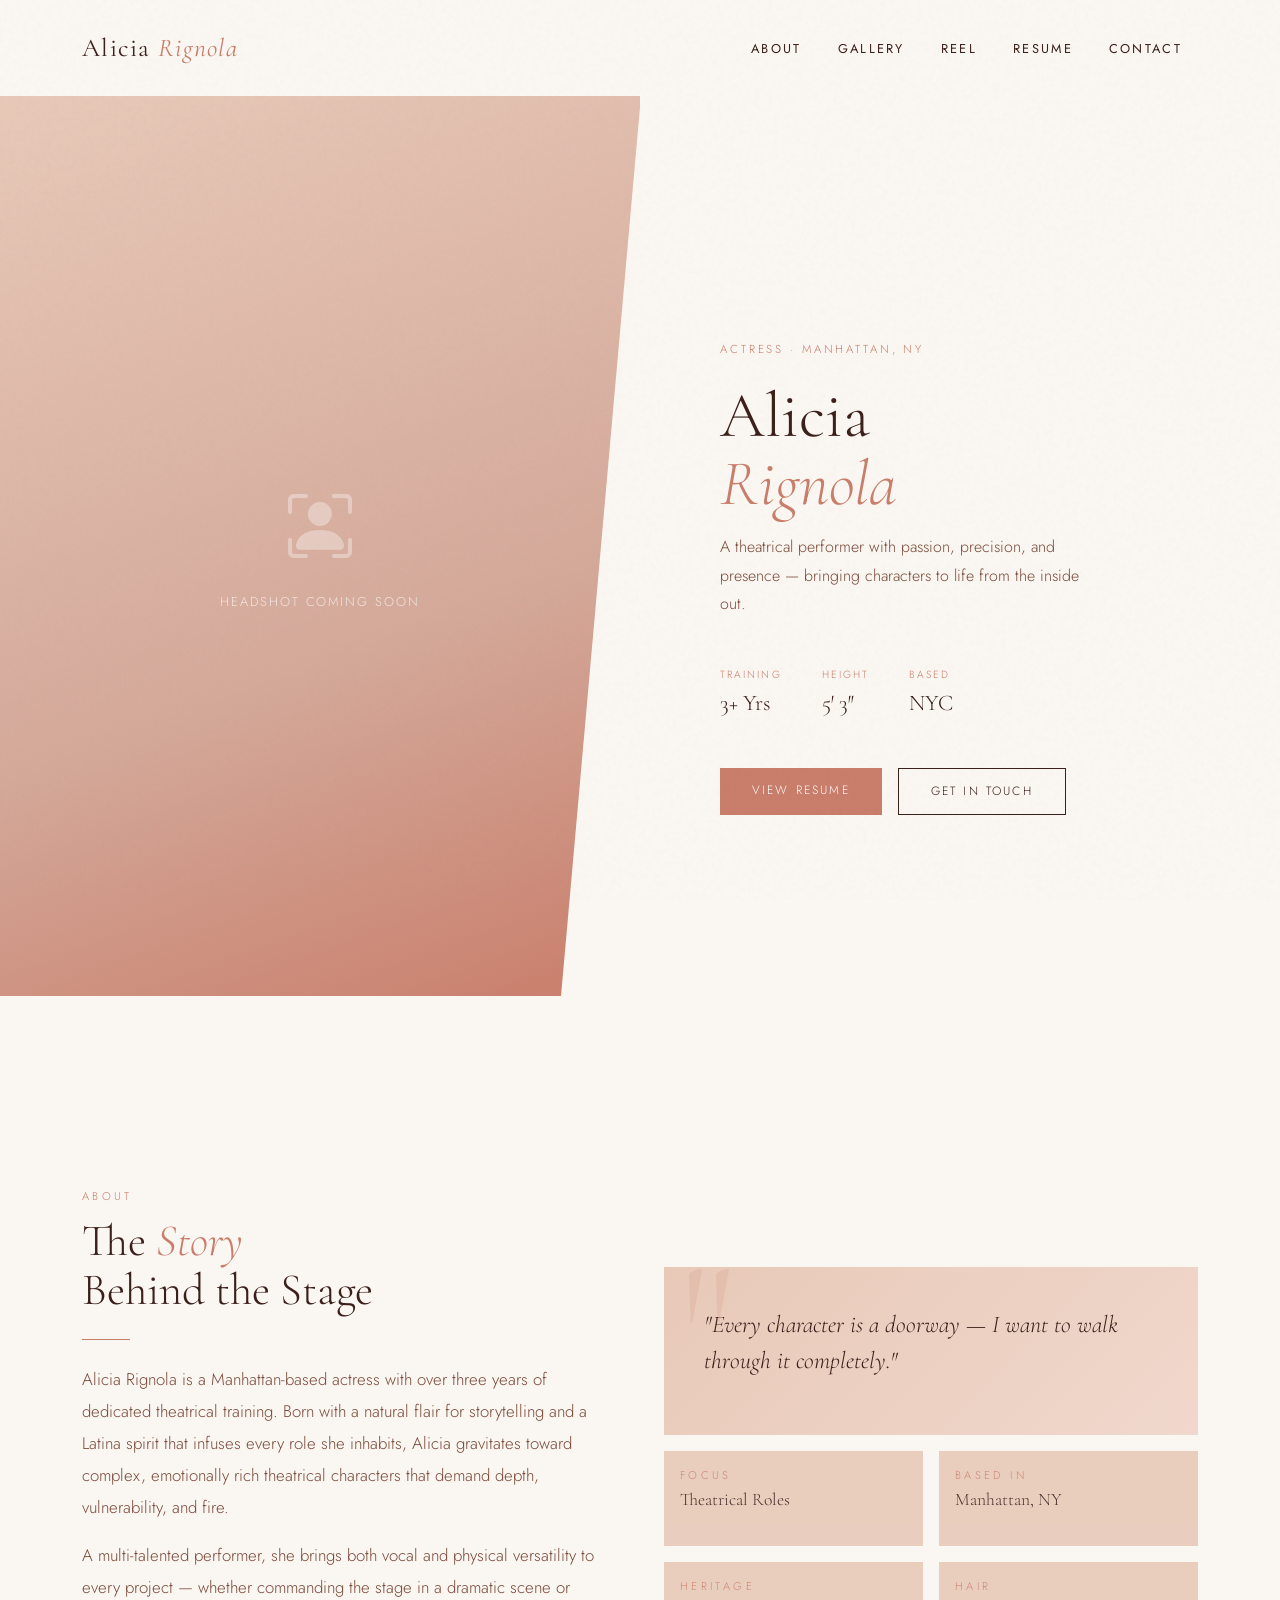
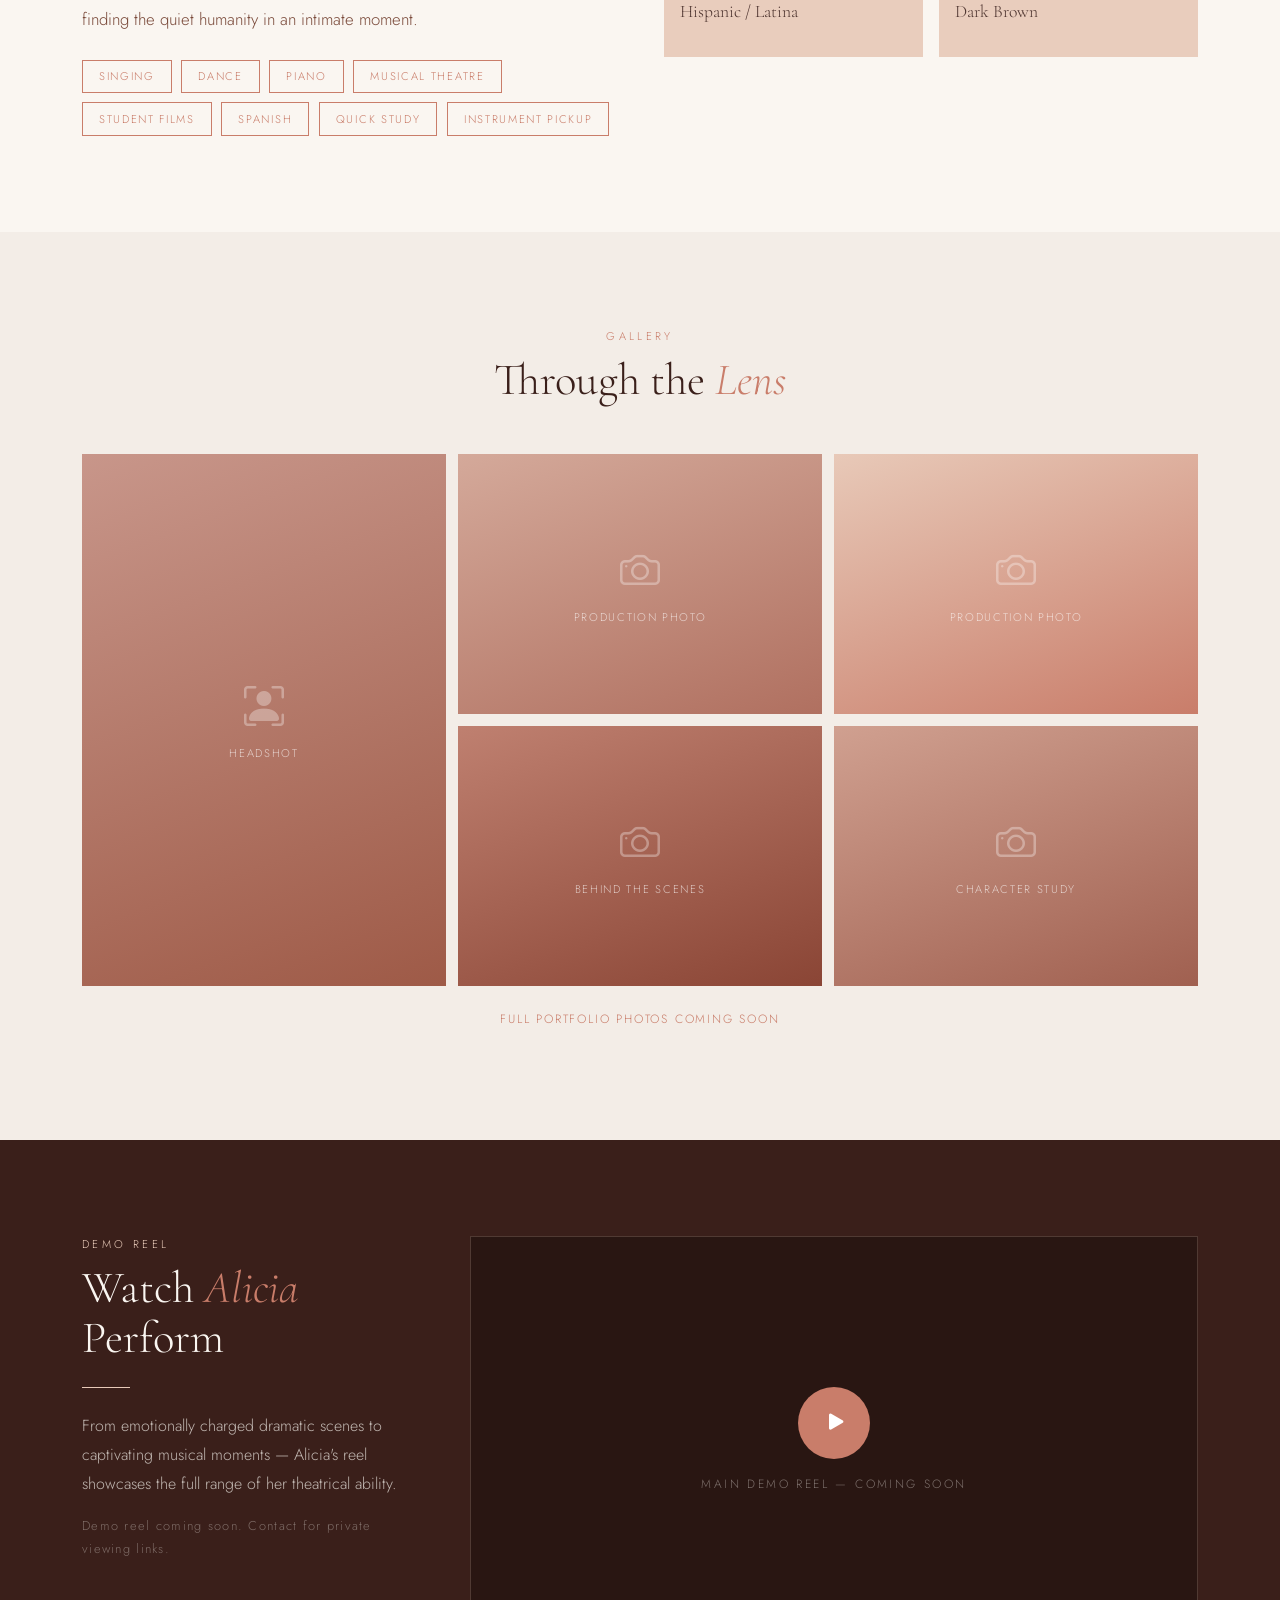
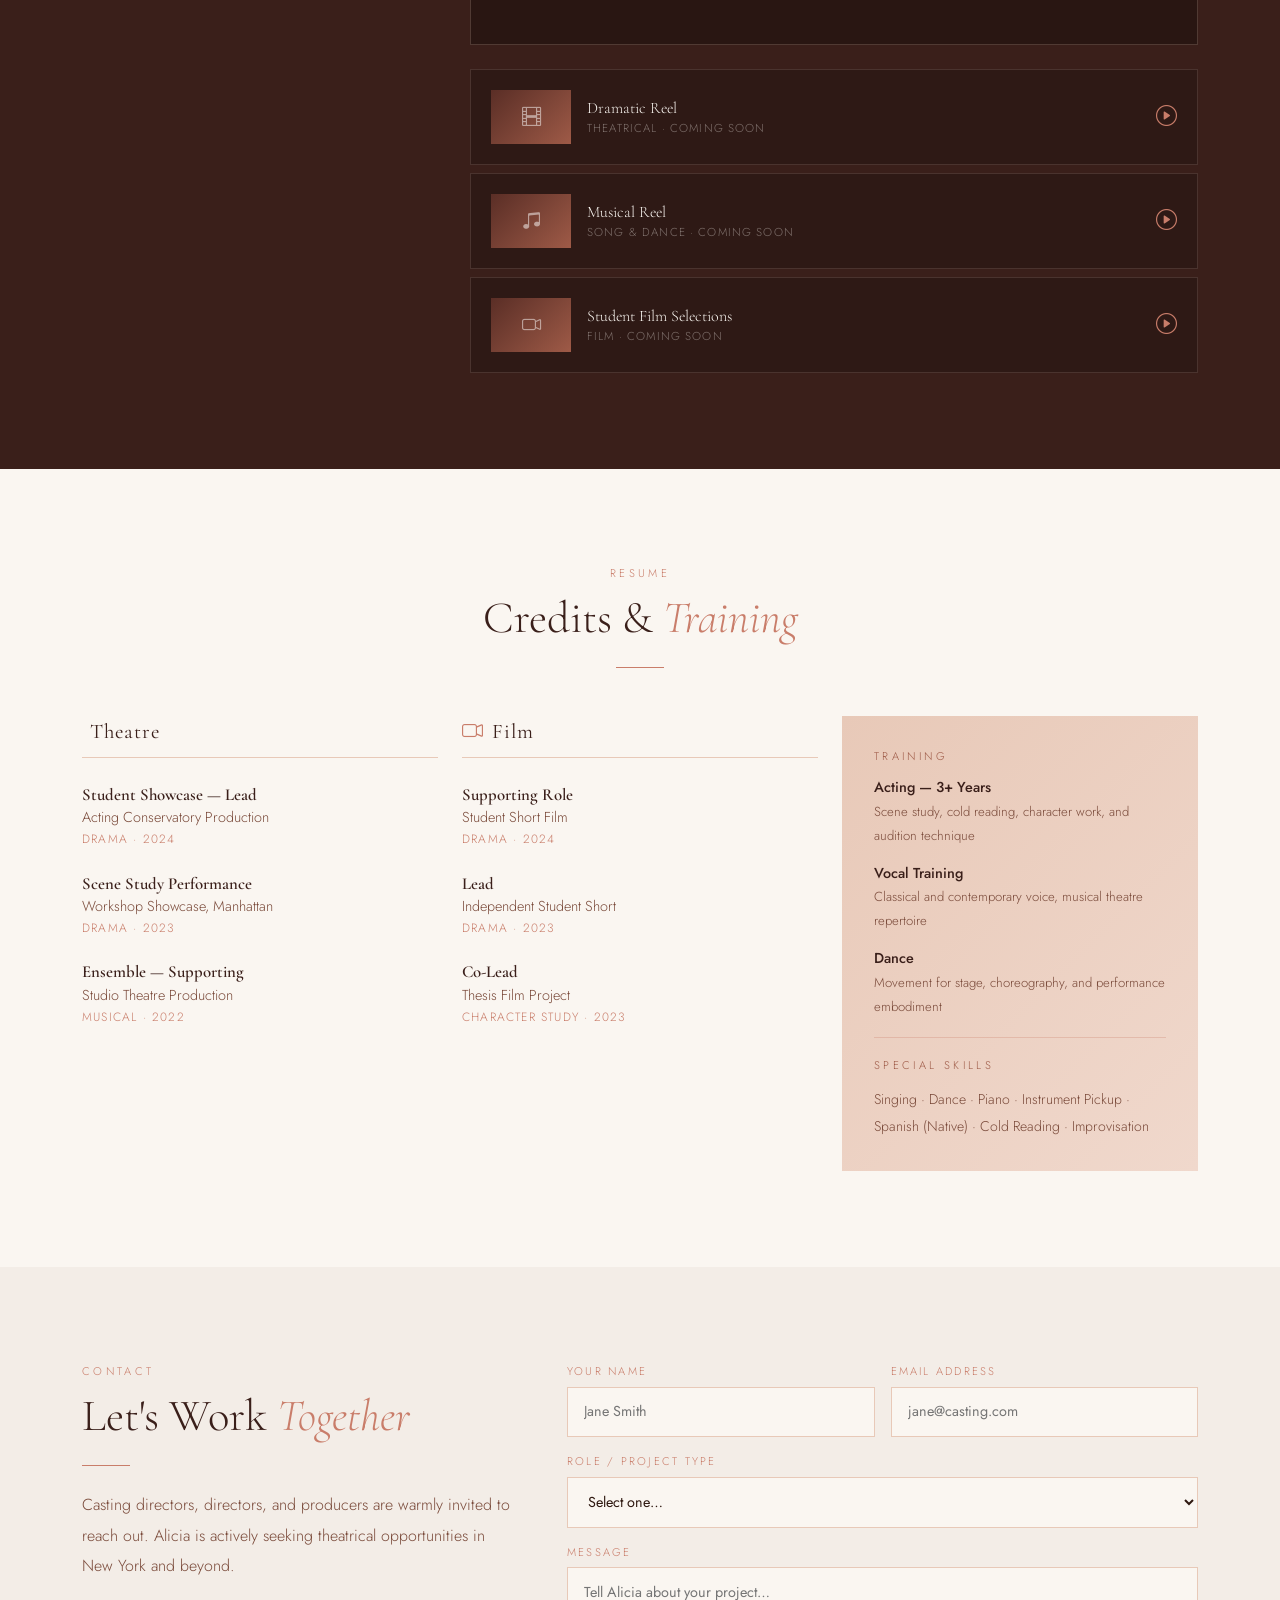
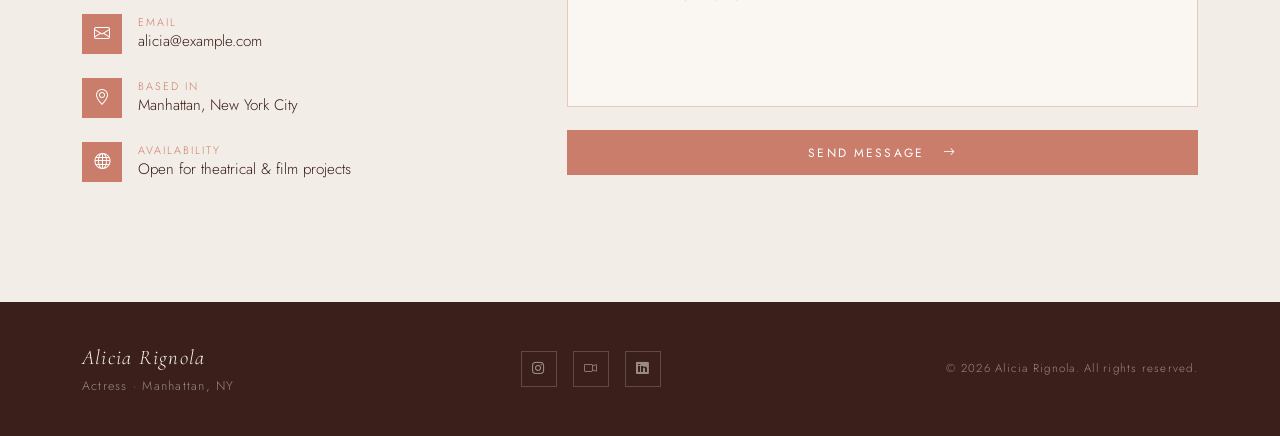
<file: alicia-rignola.html>
<!DOCTYPE html>
<html lang="en">
<head>
  <meta charset="UTF-8" />
  <meta name="viewport" content="width=device-width, initial-scale=1.0"/>
  <title>Alicia Rignola — Actress</title>
  <link href="https://cdn.jsdelivr.net/npm/bootstrap@5.3.3/dist/css/bootstrap.min.css" rel="stylesheet"/>
  <link href="https://fonts.googleapis.com/css2?family=Cormorant+Garamond:ital,wght@0,300;0,400;0,600;1,300;1,400&family=Jost:wght@300;400;500&display=swap" rel="stylesheet"/>
  <link href="https://cdn.jsdelivr.net/npm/bootstrap-icons@1.11.3/font/bootstrap-icons.min.css" rel="stylesheet"/>
  <style>
    :root {
      --cream: #faf6f1;
      --blush: #e8c9b8;
      --rose:  #c97d6a;
      --terra: #9e5a47;
      --deep:  #3a1f1a;
      --warm-mid: #7a4a3a;
      --text:  #2e1810;
    }

    *, *::before, *::after { box-sizing: border-box; margin: 0; padding: 0; }

    html { scroll-behavior: smooth; }

    body {
      background: var(--cream);
      color: var(--text);
      font-family: 'Jost', sans-serif;
      font-weight: 300;
      overflow-x: hidden;
    }

    /* ── NOISE TEXTURE OVERLAY ── */
    body::before {
      content: '';
      position: fixed;
      inset: 0;
      background-image: url("data:image/svg+xml,%3Csvg viewBox='0 0 200 200' xmlns='http://www.w3.org/2000/svg'%3E%3Cfilter id='n'%3E%3CfeTurbulence type='fractalNoise' baseFrequency='0.75' numOctaves='4' stitchTiles='stitch'/%3E%3C/filter%3E%3Crect width='100%25' height='100%25' filter='url(%23n)' opacity='0.04'/%3E%3C/svg%3E");
      pointer-events: none;
      z-index: 999;
      opacity: 0.5;
    }

    /* ── NAVBAR ── */
    .navbar {
      background: transparent;
      padding: 1.5rem 2rem;
      position: fixed;
      width: 100%;
      top: 0;
      z-index: 100;
      transition: background 0.4s, box-shadow 0.4s;
    }
    .navbar.scrolled {
      background: rgba(250,246,241,0.95);
      box-shadow: 0 1px 20px rgba(58,31,26,0.08);
      backdrop-filter: blur(8px);
    }
    .navbar-brand {
      font-family: 'Cormorant Garamond', serif;
      font-size: 1.6rem;
      font-weight: 400;
      color: var(--deep) !important;
      letter-spacing: 0.05em;
    }
    .navbar-brand em { color: var(--rose); font-style: italic; }
    .nav-link {
      font-family: 'Jost', sans-serif;
      font-weight: 400;
      font-size: 0.8rem;
      letter-spacing: 0.18em;
      text-transform: uppercase;
      color: var(--deep) !important;
      padding: 0.3rem 1rem !important;
      transition: color 0.2s;
    }
    .nav-link:hover { color: var(--rose) !important; }
    .navbar-toggler { border: none; }
    .navbar-toggler:focus { box-shadow: none; }

    /* ── HERO ── */
    .hero {
      min-height: 100vh;
      display: grid;
      grid-template-columns: 1fr 1fr;
      position: relative;
      overflow: hidden;
    }
    .hero-image-col {
      position: relative;
      background: var(--blush);
      overflow: hidden;
    }
    .hero-image-col img {
      width: 100%;
      height: 100%;
      object-fit: cover;
      opacity: 0.85;
    }
    .hero-placeholder {
      width: 100%;
      height: 100%;
      min-height: 100vh;
      display: flex;
      flex-direction: column;
      align-items: center;
      justify-content: center;
      background: linear-gradient(160deg, var(--blush) 0%, #d4a99a 60%, var(--rose) 100%);
      color: rgba(255,255,255,0.7);
      gap: 1rem;
    }
    .hero-placeholder i { font-size: 4rem; opacity: 0.5; }
    .hero-placeholder span { font-size: 0.8rem; letter-spacing: 0.15em; text-transform: uppercase; }

    /* Diagonal split overlay */
    .hero-image-col::after {
      content: '';
      position: absolute;
      top: 0; right: -1px;
      width: 80px;
      height: 100%;
      background: var(--cream);
      clip-path: polygon(100% 0, 100% 100%, 0 100%);
      z-index: 2;
    }

    .hero-text-col {
      display: flex;
      flex-direction: column;
      justify-content: center;
      padding: 8rem 4rem 4rem 5rem;
      position: relative;
    }
    .hero-label {
      font-size: 0.72rem;
      letter-spacing: 0.25em;
      text-transform: uppercase;
      color: var(--rose);
      margin-bottom: 1.5rem;
      opacity: 0;
      animation: fadeUp 0.8s 0.3s forwards;
    }
    .hero-name {
      font-family: 'Cormorant Garamond', serif;
      font-size: clamp(3rem, 5vw, 5rem);
      font-weight: 300;
      line-height: 1.05;
      color: var(--deep);
      margin-bottom: 1rem;
      opacity: 0;
      animation: fadeUp 0.9s 0.5s forwards;
    }
    .hero-name em {
      font-style: italic;
      color: var(--rose);
      display: block;
    }
    .hero-tagline {
      font-size: 1rem;
      line-height: 1.8;
      color: var(--warm-mid);
      max-width: 380px;
      margin-bottom: 3rem;
      opacity: 0;
      animation: fadeUp 0.9s 0.7s forwards;
    }
    .hero-stats {
      display: flex;
      gap: 2.5rem;
      margin-bottom: 3rem;
      opacity: 0;
      animation: fadeUp 0.9s 0.9s forwards;
    }
    .hero-stat label {
      display: block;
      font-size: 0.65rem;
      letter-spacing: 0.2em;
      text-transform: uppercase;
      color: var(--rose);
      margin-bottom: 0.2rem;
    }
    .hero-stat span {
      font-family: 'Cormorant Garamond', serif;
      font-size: 1.4rem;
      color: var(--deep);
    }
    .hero-cta {
      display: flex;
      gap: 1rem;
      flex-wrap: wrap;
      opacity: 0;
      animation: fadeUp 0.9s 1.1s forwards;
    }
    .btn-primary-custom {
      background: var(--rose);
      color: #fff;
      border: none;
      padding: 0.85rem 2rem;
      font-family: 'Jost', sans-serif;
      font-size: 0.75rem;
      letter-spacing: 0.18em;
      text-transform: uppercase;
      text-decoration: none;
      transition: background 0.3s, transform 0.2s;
      display: inline-block;
    }
    .btn-primary-custom:hover { background: var(--terra); color: #fff; transform: translateY(-2px); }
    .btn-outline-custom {
      background: transparent;
      color: var(--deep);
      border: 1px solid var(--deep);
      padding: 0.85rem 2rem;
      font-family: 'Jost', sans-serif;
      font-size: 0.75rem;
      letter-spacing: 0.18em;
      text-transform: uppercase;
      text-decoration: none;
      transition: all 0.3s;
      display: inline-block;
    }
    .btn-outline-custom:hover { background: var(--deep); color: var(--cream); transform: translateY(-2px); }

    /* ── SECTION SHARED ── */
    section { padding: 6rem 0; }
    .section-label {
      font-size: 0.7rem;
      letter-spacing: 0.3em;
      text-transform: uppercase;
      color: var(--rose);
      margin-bottom: 0.75rem;
    }
    .section-title {
      font-family: 'Cormorant Garamond', serif;
      font-size: clamp(2.2rem, 3.5vw, 3.2rem);
      font-weight: 300;
      color: var(--deep);
      line-height: 1.1;
      margin-bottom: 0;
    }
    .section-title em { font-style: italic; color: var(--rose); }
    .section-divider {
      width: 48px;
      height: 1px;
      background: var(--rose);
      margin: 1.5rem 0;
    }

    /* ── ABOUT ── */
    #about { background: var(--cream); }
    .about-body {
      font-size: 1.05rem;
      line-height: 1.9;
      color: var(--warm-mid);
      max-width: 560px;
    }
    .about-highlight-box {
      background: linear-gradient(135deg, var(--blush) 0%, #f0d8cc 100%);
      padding: 2.5rem;
      position: relative;
      overflow: hidden;
    }
    .about-highlight-box::before {
      content: '"';
      font-family: 'Cormorant Garamond', serif;
      font-size: 12rem;
      color: var(--rose);
      opacity: 0.15;
      position: absolute;
      top: -2rem;
      left: 1rem;
      line-height: 1;
    }
    .about-quote {
      font-family: 'Cormorant Garamond', serif;
      font-size: 1.5rem;
      font-style: italic;
      color: var(--deep);
      line-height: 1.5;
      position: relative;
      z-index: 1;
    }
    .skills-list {
      display: flex;
      flex-wrap: wrap;
      gap: 0.6rem;
      margin-top: 1.5rem;
    }
    .skill-tag {
      font-size: 0.7rem;
      letter-spacing: 0.15em;
      text-transform: uppercase;
      padding: 0.45rem 1rem;
      border: 1px solid var(--rose);
      color: var(--rose);
      background: transparent;
      transition: all 0.2s;
    }
    .skill-tag:hover { background: var(--rose); color: #fff; }

    /* ── GALLERY ── */
    #gallery { background: #f3ede7; }
    .gallery-grid {
      display: grid;
      grid-template-columns: repeat(3, 1fr);
      grid-template-rows: 260px 260px;
      gap: 12px;
    }
    .gallery-item {
      overflow: hidden;
      position: relative;
      cursor: pointer;
    }
    .gallery-item:first-child {
      grid-row: span 2;
    }
    .gallery-placeholder {
      width: 100%;
      height: 100%;
      background: linear-gradient(135deg, var(--blush) 0%, #c8968a 100%);
      display: flex;
      flex-direction: column;
      align-items: center;
      justify-content: center;
      gap: 0.5rem;
      color: rgba(255,255,255,0.65);
      transition: transform 0.4s;
    }
    .gallery-item:hover .gallery-placeholder { transform: scale(1.04); }
    .gallery-placeholder i { font-size: 2.5rem; opacity: 0.5; }
    .gallery-placeholder span { font-size: 0.7rem; letter-spacing: 0.15em; text-transform: uppercase; }
    .gallery-overlay {
      position: absolute;
      inset: 0;
      background: rgba(58,31,26,0.5);
      opacity: 0;
      display: flex;
      align-items: center;
      justify-content: center;
      transition: opacity 0.3s;
    }
    .gallery-item:hover .gallery-overlay { opacity: 1; }
    .gallery-overlay i { color: #fff; font-size: 2rem; }

    /* ── REEL ── */
    #reel { background: var(--deep); color: var(--cream); }
    #reel .section-title { color: var(--cream); }
    #reel .section-divider { background: var(--blush); }
    #reel .section-label { color: var(--blush); }
    .reel-body { color: rgba(250,246,241,0.7); font-size: 1rem; line-height: 1.8; }
    .reel-placeholder {
      position: relative;
      background: rgba(0,0,0,0.3);
      border: 1px solid rgba(232,201,184,0.2);
      aspect-ratio: 16/9;
      display: flex;
      flex-direction: column;
      align-items: center;
      justify-content: center;
      gap: 1rem;
      cursor: pointer;
      transition: border-color 0.3s;
    }
    .reel-placeholder:hover { border-color: var(--rose); }
    .play-btn {
      width: 72px;
      height: 72px;
      border-radius: 50%;
      background: var(--rose);
      display: flex;
      align-items: center;
      justify-content: center;
      transition: transform 0.3s, background 0.3s;
    }
    .reel-placeholder:hover .play-btn { transform: scale(1.1); background: var(--terra); }
    .play-btn i { font-size: 1.8rem; color: #fff; margin-left: 4px; }
    .reel-caption { font-size: 0.75rem; letter-spacing: 0.2em; text-transform: uppercase; color: rgba(250,246,241,0.4); }
    .reel-mini {
      background: rgba(0,0,0,0.2);
      border: 1px solid rgba(232,201,184,0.15);
      padding: 1.25rem;
      display: flex;
      align-items: center;
      gap: 1rem;
      cursor: pointer;
      transition: border-color 0.3s, background 0.3s;
    }
    .reel-mini:hover { border-color: var(--rose); background: rgba(201,125,106,0.1); }
    .reel-mini-thumb {
      width: 80px;
      height: 54px;
      background: linear-gradient(135deg, #5a2e26, #9e5a47);
      display: flex;
      align-items: center;
      justify-content: center;
      flex-shrink: 0;
    }
    .reel-mini-thumb i { font-size: 1.2rem; color: rgba(255,255,255,0.5); }
    .reel-mini-title { font-family: 'Cormorant Garamond', serif; font-size: 1rem; color: var(--cream); }
    .reel-mini-sub { font-size: 0.72rem; letter-spacing: 0.1em; color: rgba(250,246,241,0.4); text-transform: uppercase; }

    /* ── RESUME ── */
    #resume { background: var(--cream); }
    .resume-col-title {
      font-family: 'Cormorant Garamond', serif;
      font-size: 1.3rem;
      font-weight: 400;
      color: var(--deep);
      letter-spacing: 0.05em;
      border-bottom: 1px solid var(--blush);
      padding-bottom: 0.6rem;
      margin-bottom: 1.5rem;
    }
    .resume-item { margin-bottom: 1.4rem; }
    .resume-role {
      font-family: 'Cormorant Garamond', serif;
      font-size: 1.05rem;
      font-weight: 600;
      color: var(--deep);
    }
    .resume-production { color: var(--warm-mid); font-size: 0.9rem; }
    .resume-detail { font-size: 0.75rem; color: var(--rose); letter-spacing: 0.1em; text-transform: uppercase; margin-top: 0.1rem; }
    .resume-card {
      background: linear-gradient(135deg, var(--blush) 0%, #f0d8cc 100%);
      padding: 2rem;
      height: 100%;
    }
    .resume-card .section-label { color: var(--terra); }
    .training-item { margin-bottom: 1rem; }
    .training-item strong { display: block; font-size: 0.9rem; color: var(--deep); font-weight: 500; }
    .training-item span { font-size: 0.82rem; color: var(--warm-mid); }

    /* ── CONTACT ── */
    #contact { background: #f3ede7; }
    .contact-form input,
    .contact-form textarea,
    .contact-form select {
      background: var(--cream);
      border: 1px solid var(--blush);
      border-radius: 0;
      padding: 0.85rem 1rem;
      color: var(--text);
      font-family: 'Jost', sans-serif;
      font-size: 0.9rem;
      width: 100%;
      outline: none;
      transition: border-color 0.2s;
    }
    .contact-form input:focus,
    .contact-form textarea:focus,
    .contact-form select:focus { border-color: var(--rose); box-shadow: none; }
    .contact-form label {
      font-size: 0.7rem;
      letter-spacing: 0.2em;
      text-transform: uppercase;
      color: var(--rose);
      margin-bottom: 0.4rem;
      display: block;
    }
    .contact-form textarea { resize: none; height: 140px; }
    .contact-info-item {
      display: flex;
      align-items: flex-start;
      gap: 1rem;
      margin-bottom: 1.5rem;
    }
    .contact-info-icon {
      width: 40px;
      height: 40px;
      background: var(--rose);
      display: flex;
      align-items: center;
      justify-content: center;
      flex-shrink: 0;
    }
    .contact-info-icon i { color: #fff; font-size: 1rem; }
    .contact-info-label { font-size: 0.68rem; letter-spacing: 0.18em; text-transform: uppercase; color: var(--rose); }
    .contact-info-value { font-size: 0.95rem; color: var(--deep); }

    /* ── FOOTER ── */
    footer {
      background: var(--deep);
      color: rgba(250,246,241,0.5);
      padding: 2.5rem 0;
      font-size: 0.78rem;
      letter-spacing: 0.1em;
    }
    footer .brand {
      font-family: 'Cormorant Garamond', serif;
      font-size: 1.3rem;
      color: var(--cream);
      font-style: italic;
    }
    footer a { color: var(--blush); text-decoration: none; transition: color 0.2s; }
    footer a:hover { color: var(--rose); }
    .social-links { display: flex; gap: 1rem; }
    .social-links a {
      width: 36px; height: 36px;
      border: 1px solid rgba(250,246,241,0.2);
      display: flex; align-items: center; justify-content: center;
      color: rgba(250,246,241,0.5);
      transition: all 0.2s;
    }
    .social-links a:hover { border-color: var(--rose); color: var(--rose); }

    /* ── ANIMATIONS ── */
    @keyframes fadeUp {
      from { opacity: 0; transform: translateY(24px); }
      to   { opacity: 1; transform: translateY(0); }
    }
    .reveal {
      opacity: 0;
      transform: translateY(30px);
      transition: opacity 0.7s ease, transform 0.7s ease;
    }
    .reveal.visible { opacity: 1; transform: none; }

    /* ── RESPONSIVE ── */
    @media (max-width: 768px) {
      .hero { grid-template-columns: 1fr; }
      .hero-image-col { min-height: 50vh; }
      .hero-image-col::after { display: none; }
      .hero-text-col { padding: 3rem 1.5rem 3rem; }
      .gallery-grid { grid-template-columns: 1fr 1fr; grid-template-rows: auto; }
      .gallery-item:first-child { grid-row: span 1; }
    }
  </style>
</head>
<body>

<!-- NAVBAR -->
<nav class="navbar navbar-expand-lg">
  <div class="container">
    <a class="navbar-brand" href="#">Alicia <em>Rignola</em></a>
    <button class="navbar-toggler" type="button" data-bs-toggle="collapse" data-bs-target="#navMenu">
      <span class="navbar-toggler-icon"></span>
    </button>
    <div class="collapse navbar-collapse justify-content-end" id="navMenu">
      <ul class="navbar-nav gap-1">
        <li class="nav-item"><a class="nav-link" href="#about">About</a></li>
        <li class="nav-item"><a class="nav-link" href="#gallery">Gallery</a></li>
        <li class="nav-item"><a class="nav-link" href="#reel">Reel</a></li>
        <li class="nav-item"><a class="nav-link" href="#resume">Resume</a></li>
        <li class="nav-item"><a class="nav-link" href="#contact">Contact</a></li>
      </ul>
    </div>
  </div>
</nav>

<!-- HERO -->
<section class="hero" id="home">
  <div class="hero-image-col">
    <div class="hero-placeholder">
      <i class="bi bi-person-bounding-box"></i>
      <span>Headshot coming soon</span>
    </div>
  </div>
  <div class="hero-text-col">
    <p class="hero-label">Actress · Manhattan, NY</p>
    <h1 class="hero-name">Alicia<em>Rignola</em></h1>
    <p class="hero-tagline">A theatrical performer with passion, precision, and presence — bringing characters to life from the inside out.</p>
    <div class="hero-stats">
      <div class="hero-stat">
        <label>Training</label>
        <span>3+ Yrs</span>
      </div>
      <div class="hero-stat">
        <label>Height</label>
        <span>5′ 3″</span>
      </div>
      <div class="hero-stat">
        <label>Based</label>
        <span>NYC</span>
      </div>
    </div>
    <div class="hero-cta">
      <a href="#resume" class="btn-primary-custom">View Resume</a>
      <a href="#contact" class="btn-outline-custom">Get in Touch</a>
    </div>
  </div>
</section>

<!-- ABOUT -->
<section id="about">
  <div class="container">
    <div class="row align-items-center g-5">
      <div class="col-lg-6 reveal">
        <p class="section-label">About</p>
        <h2 class="section-title">The <em>Story</em><br>Behind the Stage</h2>
        <div class="section-divider"></div>
        <p class="about-body">
          Alicia Rignola is a Manhattan-based actress with over three years of dedicated theatrical training. 
          Born with a natural flair for storytelling and a Latina spirit that infuses every role she inhabits, 
          Alicia gravitates toward complex, emotionally rich theatrical characters that demand depth, 
          vulnerability, and fire.
        </p>
        <p class="about-body mt-3">
          A multi-talented performer, she brings both vocal and physical versatility to every project — 
          whether commanding the stage in a dramatic scene or finding the quiet humanity in an intimate moment.
        </p>
        <div class="skills-list mt-4">
          <span class="skill-tag">Singing</span>
          <span class="skill-tag">Dance</span>
          <span class="skill-tag">Piano</span>
          <span class="skill-tag">Musical Theatre</span>
          <span class="skill-tag">Student Films</span>
          <span class="skill-tag">Spanish</span>
          <span class="skill-tag">Quick Study</span>
          <span class="skill-tag">Instrument Pickup</span>
        </div>
      </div>
      <div class="col-lg-6 reveal">
        <div class="about-highlight-box">
          <p class="about-quote">"Every character is a doorway — I want to walk through it completely."</p>
        </div>
        <div class="row g-3 mt-0">
          <div class="col-6">
            <div class="p-3" style="background: var(--blush); opacity: 0.9;">
              <p class="section-label mb-1">Focus</p>
              <p style="font-family:'Cormorant Garamond',serif; font-size:1.1rem; color:var(--deep);">Theatrical Roles</p>
            </div>
          </div>
          <div class="col-6">
            <div class="p-3" style="background: var(--blush); opacity: 0.9;">
              <p class="section-label mb-1">Based In</p>
              <p style="font-family:'Cormorant Garamond',serif; font-size:1.1rem; color:var(--deep);">Manhattan, NY</p>
            </div>
          </div>
          <div class="col-6">
            <div class="p-3" style="background: var(--blush); opacity: 0.9;">
              <p class="section-label mb-1">Heritage</p>
              <p style="font-family:'Cormorant Garamond',serif; font-size:1.1rem; color:var(--deep);">Hispanic / Latina</p>
            </div>
          </div>
          <div class="col-6">
            <div class="p-3" style="background: var(--blush); opacity: 0.9;">
              <p class="section-label mb-1">Hair</p>
              <p style="font-family:'Cormorant Garamond',serif; font-size:1.1rem; color:var(--deep);">Dark Brown</p>
            </div>
          </div>
        </div>
      </div>
    </div>
  </div>
</section>

<!-- GALLERY -->
<section id="gallery">
  <div class="container">
    <div class="text-center mb-5 reveal">
      <p class="section-label">Gallery</p>
      <h2 class="section-title">Through the <em>Lens</em></h2>
    </div>
    <div class="gallery-grid reveal">
      <div class="gallery-item">
        <div class="gallery-placeholder" style="background: linear-gradient(160deg,#c8968a,#9e5a47);">
          <i class="bi bi-person-bounding-box"></i>
          <span>Headshot</span>
        </div>
        <div class="gallery-overlay"><i class="bi bi-zoom-in"></i></div>
      </div>
      <div class="gallery-item">
        <div class="gallery-placeholder" style="background: linear-gradient(160deg,#d4a99a,#b07060);">
          <i class="bi bi-camera"></i>
          <span>Production Photo</span>
        </div>
        <div class="gallery-overlay"><i class="bi bi-zoom-in"></i></div>
      </div>
      <div class="gallery-item">
        <div class="gallery-placeholder" style="background: linear-gradient(160deg,#e8c9b8,#c97d6a);">
          <i class="bi bi-camera"></i>
          <span>Production Photo</span>
        </div>
        <div class="gallery-overlay"><i class="bi bi-zoom-in"></i></div>
      </div>
      <div class="gallery-item">
        <div class="gallery-placeholder" style="background: linear-gradient(160deg,#bf8070,#8a4535);">
          <i class="bi bi-camera"></i>
          <span>Behind the Scenes</span>
        </div>
        <div class="gallery-overlay"><i class="bi bi-zoom-in"></i></div>
      </div>
      <div class="gallery-item">
        <div class="gallery-placeholder" style="background: linear-gradient(160deg,#d0a090,#a06050);">
          <i class="bi bi-camera"></i>
          <span>Character Study</span>
        </div>
        <div class="gallery-overlay"><i class="bi bi-zoom-in"></i></div>
      </div>
    </div>
    <div class="text-center mt-4 reveal">
      <p style="font-size:0.75rem; letter-spacing:0.15em; color:var(--rose); text-transform:uppercase;">
        Full portfolio photos coming soon
      </p>
    </div>
  </div>
</section>

<!-- REEL -->
<section id="reel">
  <div class="container">
    <div class="row align-items-start g-5">
      <div class="col-lg-4 reveal">
        <p class="section-label">Demo Reel</p>
        <h2 class="section-title">Watch <em>Alicia</em> Perform</h2>
        <div class="section-divider"></div>
        <p class="reel-body">
          From emotionally charged dramatic scenes to captivating musical moments — 
          Alicia's reel showcases the full range of her theatrical ability.
        </p>
        <p class="reel-body mt-3" style="font-size:0.8rem; opacity:0.5; letter-spacing:0.1em;">
          Demo reel coming soon. Contact for private viewing links.
        </p>
      </div>
      <div class="col-lg-8 reveal">
        <div class="reel-placeholder mb-4">
          <div class="play-btn"><i class="bi bi-play-fill"></i></div>
          <span class="reel-caption">Main Demo Reel — Coming Soon</span>
        </div>
        <div class="d-flex flex-column gap-2">
          <div class="reel-mini">
            <div class="reel-mini-thumb"><i class="bi bi-film"></i></div>
            <div>
              <div class="reel-mini-title">Dramatic Reel</div>
              <div class="reel-mini-sub">Theatrical · Coming Soon</div>
            </div>
            <i class="bi bi-play-circle ms-auto" style="color:var(--rose); font-size:1.3rem;"></i>
          </div>
          <div class="reel-mini">
            <div class="reel-mini-thumb"><i class="bi bi-music-note-beamed"></i></div>
            <div>
              <div class="reel-mini-title">Musical Reel</div>
              <div class="reel-mini-sub">Song & Dance · Coming Soon</div>
            </div>
            <i class="bi bi-play-circle ms-auto" style="color:var(--rose); font-size:1.3rem;"></i>
          </div>
          <div class="reel-mini">
            <div class="reel-mini-thumb"><i class="bi bi-camera-video"></i></div>
            <div>
              <div class="reel-mini-title">Student Film Selections</div>
              <div class="reel-mini-sub">Film · Coming Soon</div>
            </div>
            <i class="bi bi-play-circle ms-auto" style="color:var(--rose); font-size:1.3rem;"></i>
          </div>
        </div>
      </div>
    </div>
  </div>
</section>

<!-- RESUME -->
<section id="resume">
  <div class="container">
    <div class="text-center mb-5 reveal">
      <p class="section-label">Resume</p>
      <h2 class="section-title">Credits &amp; <em>Training</em></h2>
      <div class="section-divider mx-auto"></div>
    </div>
    <div class="row g-4">
      <!-- Theatre -->
      <div class="col-lg-4 reveal">
        <p class="resume-col-title"><i class="bi bi-masks-theater me-2" style="color:var(--rose);"></i>Theatre</p>
        <div class="resume-item">
          <div class="resume-role">Student Showcase — Lead</div>
          <div class="resume-production">Acting Conservatory Production</div>
          <div class="resume-detail">Drama · 2024</div>
        </div>
        <div class="resume-item">
          <div class="resume-role">Scene Study Performance</div>
          <div class="resume-production">Workshop Showcase, Manhattan</div>
          <div class="resume-detail">Drama · 2023</div>
        </div>
        <div class="resume-item">
          <div class="resume-role">Ensemble — Supporting</div>
          <div class="resume-production">Studio Theatre Production</div>
          <div class="resume-detail">Musical · 2022</div>
        </div>
      </div>
      <!-- Film -->
      <div class="col-lg-4 reveal">
        <p class="resume-col-title"><i class="bi bi-camera-video me-2" style="color:var(--rose);"></i>Film</p>
        <div class="resume-item">
          <div class="resume-role">Supporting Role</div>
          <div class="resume-production">Student Short Film</div>
          <div class="resume-detail">Drama · 2024</div>
        </div>
        <div class="resume-item">
          <div class="resume-role">Lead</div>
          <div class="resume-production">Independent Student Short</div>
          <div class="resume-detail">Drama · 2023</div>
        </div>
        <div class="resume-item">
          <div class="resume-role">Co-Lead</div>
          <div class="resume-production">Thesis Film Project</div>
          <div class="resume-detail">Character Study · 2023</div>
        </div>
      </div>
      <!-- Training & Skills -->
      <div class="col-lg-4 reveal">
        <div class="resume-card">
          <p class="section-label">Training</p>
          <div class="training-item">
            <strong>Acting — 3+ Years</strong>
            <span>Scene study, cold reading, character work, and audition technique</span>
          </div>
          <div class="training-item">
            <strong>Vocal Training</strong>
            <span>Classical and contemporary voice, musical theatre repertoire</span>
          </div>
          <div class="training-item">
            <strong>Dance</strong>
            <span>Movement for stage, choreography, and performance embodiment</span>
          </div>
          <hr style="border-color:var(--rose); opacity:0.3; margin: 1.2rem 0;"/>
          <p class="section-label">Special Skills</p>
          <div style="font-size:0.88rem; color:var(--warm-mid); line-height:1.9;">
            Singing · Dance · Piano · Instrument Pickup · Spanish (Native) · Cold Reading · Improvisation
          </div>
        </div>
      </div>
    </div>
  </div>
</section>

<!-- CONTACT -->
<section id="contact">
  <div class="container">
    <div class="row align-items-start g-5">
      <div class="col-lg-5 reveal">
        <p class="section-label">Contact</p>
        <h2 class="section-title">Let's Work <em>Together</em></h2>
        <div class="section-divider"></div>
        <p style="color:var(--warm-mid); line-height:1.9; margin-bottom:2rem;">
          Casting directors, directors, and producers are warmly invited to reach out. 
          Alicia is actively seeking theatrical opportunities in New York and beyond.
        </p>
        <div class="contact-info-item">
          <div class="contact-info-icon"><i class="bi bi-envelope"></i></div>
          <div>
            <div class="contact-info-label">Email</div>
            <div class="contact-info-value">alicia@example.com</div>
          </div>
        </div>
        <div class="contact-info-item">
          <div class="contact-info-icon"><i class="bi bi-geo-alt"></i></div>
          <div>
            <div class="contact-info-label">Based In</div>
            <div class="contact-info-value">Manhattan, New York City</div>
          </div>
        </div>
        <div class="contact-info-item">
          <div class="contact-info-icon"><i class="bi bi-globe"></i></div>
          <div>
            <div class="contact-info-label">Availability</div>
            <div class="contact-info-value">Open for theatrical &amp; film projects</div>
          </div>
        </div>
      </div>
      <div class="col-lg-7 reveal">
        <div class="contact-form">
          <div class="row g-3">
            <div class="col-sm-6">
              <label>Your Name</label>
              <input type="text" placeholder="Jane Smith"/>
            </div>
            <div class="col-sm-6">
              <label>Email Address</label>
              <input type="email" placeholder="jane@casting.com"/>
            </div>
            <div class="col-12">
              <label>Role / Project Type</label>
              <select>
                <option value="">Select one…</option>
                <option>Theatre — Lead</option>
                <option>Theatre — Supporting</option>
                <option>Film / TV</option>
                <option>Musical Theatre</option>
                <option>General Inquiry</option>
              </select>
            </div>
            <div class="col-12">
              <label>Message</label>
              <textarea placeholder="Tell Alicia about your project…"></textarea>
            </div>
            <div class="col-12">
              <button class="btn-primary-custom w-100" style="cursor:pointer;">
                Send Message &nbsp; <i class="bi bi-arrow-right"></i>
              </button>
            </div>
          </div>
        </div>
      </div>
    </div>
  </div>
</section>

<!-- FOOTER -->
<footer>
  <div class="container">
    <div class="d-flex flex-wrap justify-content-between align-items-center gap-3">
      <div>
        <div class="brand">Alicia Rignola</div>
        <div class="mt-1">Actress · Manhattan, NY</div>
      </div>
      <div class="social-links">
        <a href="#"><i class="bi bi-instagram"></i></a>
        <a href="#"><i class="bi bi-camera-video"></i></a>
        <a href="#"><i class="bi bi-linkedin"></i></a>
      </div>
      <div class="text-end" style="font-size:0.72rem;">
        &copy; 2026 Alicia Rignola. All rights reserved.
      </div>
    </div>
  </div>
</footer>

<script src="https://cdn.jsdelivr.net/npm/bootstrap@5.3.3/dist/js/bootstrap.bundle.min.js"></script>
<script>
  // Navbar scroll effect
  const navbar = document.querySelector('.navbar');
  window.addEventListener('scroll', () => {
    navbar.classList.toggle('scrolled', window.scrollY > 40);
  });

  // Scroll reveal
  const reveals = document.querySelectorAll('.reveal');
  const observer = new IntersectionObserver((entries) => {
    entries.forEach((e, i) => {
      if (e.isIntersecting) {
        setTimeout(() => e.target.classList.add('visible'), i * 100);
        observer.unobserve(e.target);
      }
    });
  }, { threshold: 0.1 });
  reveals.forEach(el => observer.observe(el));
</script>
</body>
</html>
</file>
